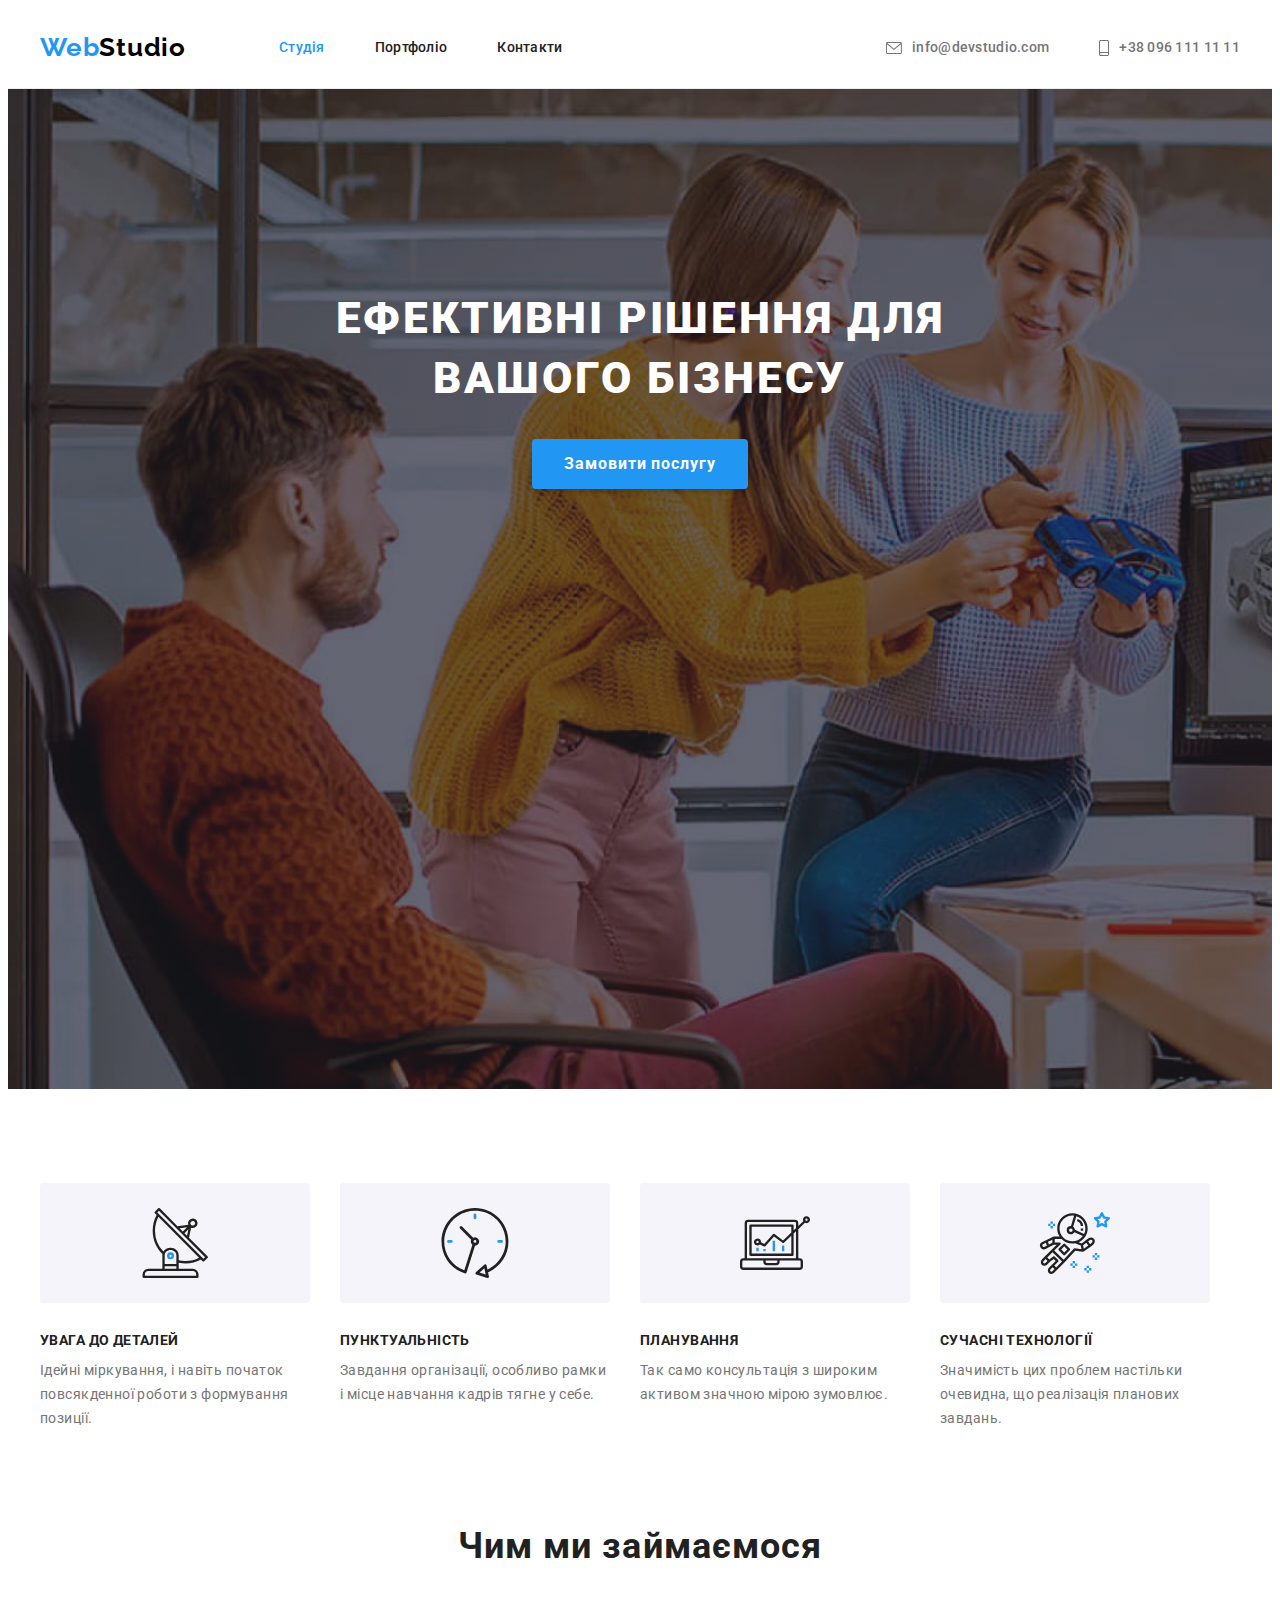
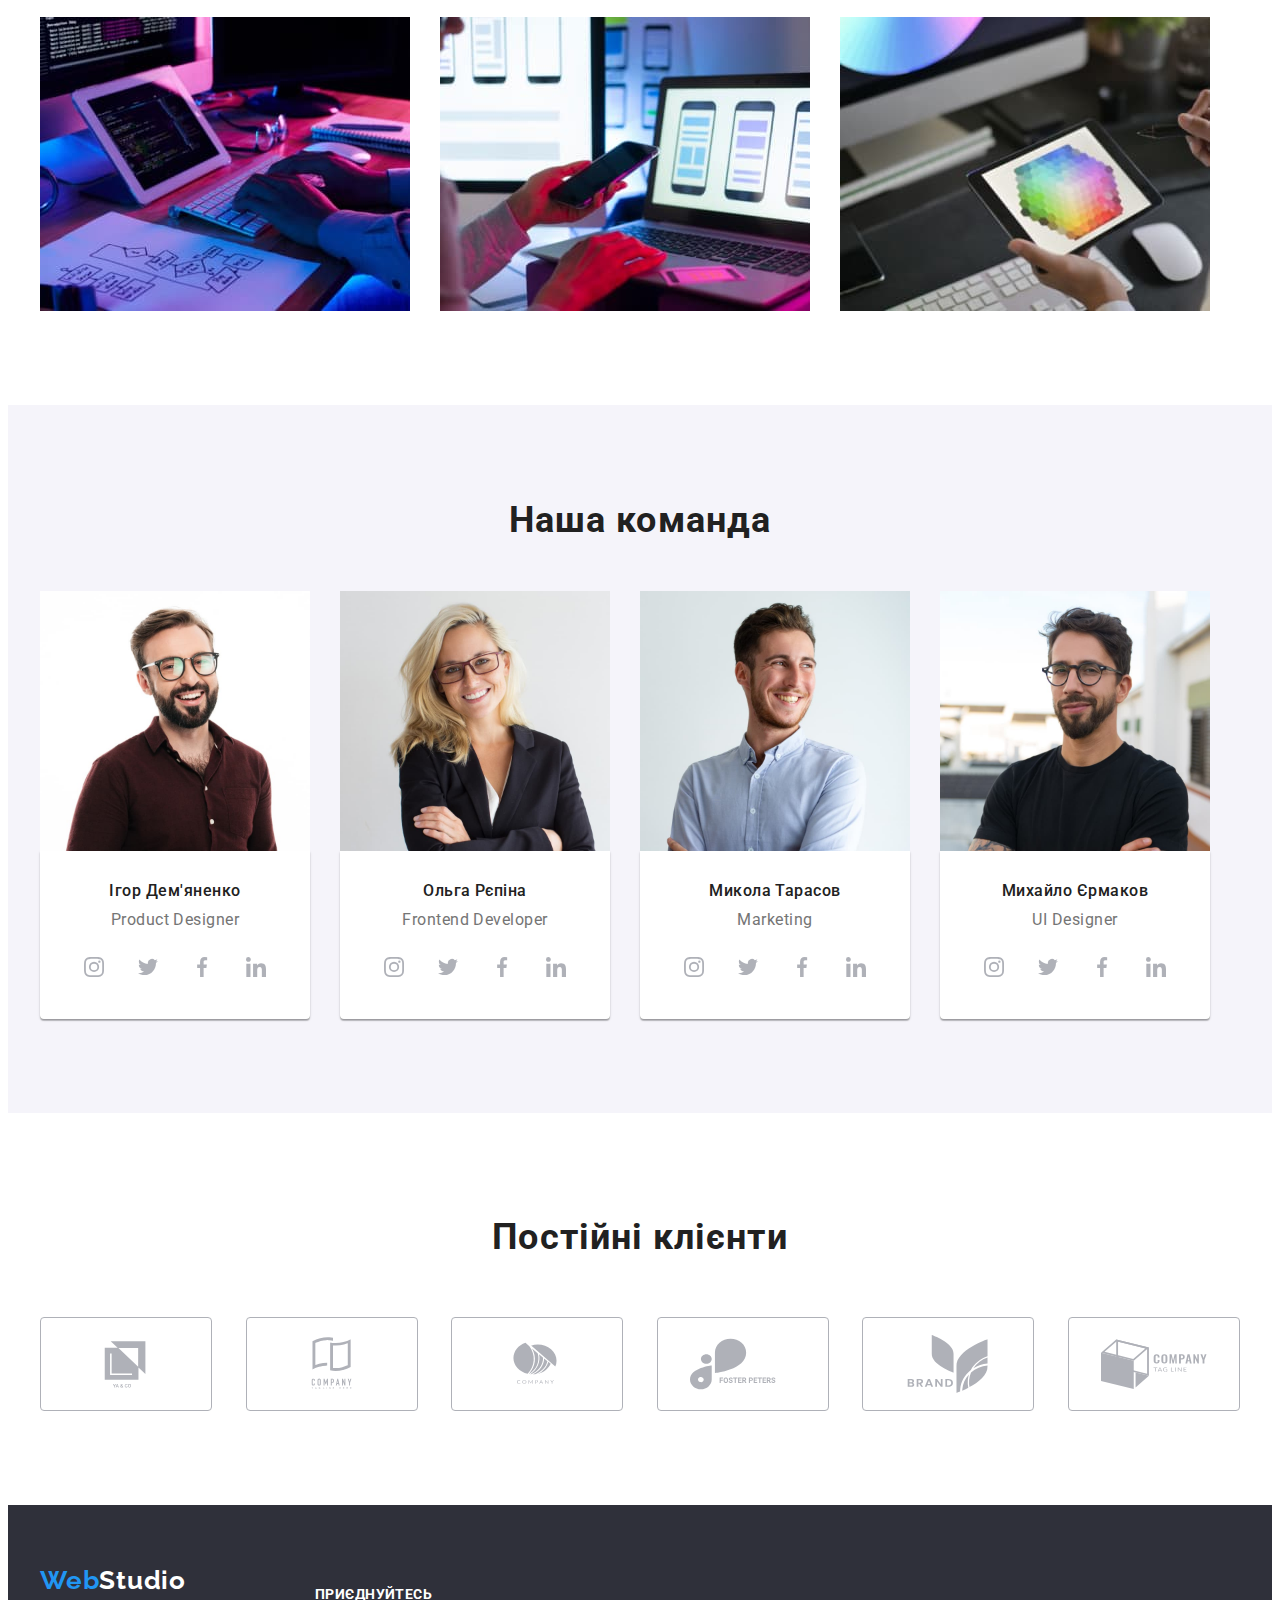
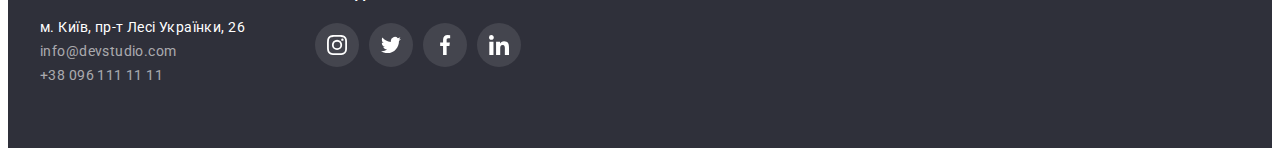
<file: index.html>
<!DOCTYPE html>
<html lang="uk">
  <head>
    <meta charset="UTF-8" />
    <meta http-equiv="X-UA-Compatible" content="IE=edge" />
    <meta name="viewport" content="width=device-width, initial-scale=1.0" />
    <title>Document</title>
    <link rel="preconnect" href="https://fonts.googleapis.com" />
    <link rel="preconnect" href="https://fonts.gstatic.com" crossorigin />
    <link
      href="https://fonts.googleapis.com/css2?family=Raleway:wght@700&family=Roboto:wght@400;500;700;900&display=swap"
      rel="stylesheet"
    />
    <link
      rel="stylesheet"
      href="https://cdnjs.cloudflare.com/ajax/libs/modern-normalize/1.1.0/modern-normalize.min.css"
      integrity="sha512-wpPYUAdjBVSE4KJnH1VR1HeZfpl1ub8YT/NKx4PuQ5NmX2tKuGu6U/JRp5y+Y8XG2tV+wKQpNHVUX03MfMFn9Q=="
      crossorigin="anonymous"
      referrerpolicy="no-referrer"
    />
    <link rel="stylesheet" href="./css/styles.css" />
  </head>
  <body>
    <!-- хедер -->
    <header class="page-header">
      <div class="container">
        <nav class="navigate">
          <a href="./index.html" class="logo"
            ><span class="title-logo">Web</span>Studio</a
          >

          <!-- навігація -->
          <ul class="site-nav">
            <li class="item current">
              <a href="./index.html" class="link">Студія</a>
            </li>
            <li class="item">
              <a href="./portfolio.html" class="link">Портфоліо</a>
            </li>
            <li class="item"><a href="" class="link">Контакти</a></li>
          </ul>
        </nav>

        <!-- контакти -->
        <ul class="site-contacts">
          <li class="item">
            <a href="mailto:info@devstudio.com" class="contact-link link"
              ><svg class="icon-envelope" widht="16" height="12">
                <use href="./images/sprite.svg#icon-envelope"></use></svg
              >info@devstudio.com</a
            >
          </li>

          <li class="item">
            <a href="tel:+380961111111" class="contact-link link"
              ><svg class="icon-tel" widht="10" height="16">
                <use href="./images/sprite.svg#icon-smartphone"></use></svg
              >+38 096 111 11 11</a
            >
          </li>
        </ul>
      </div>
    </header>

    <main>
      <!-- герой -->
      <section class="section-hero section">
        <div class="container">
          <h1 class="hero-title">
            Ефективні рішення для <br />
            вашого бізнесу
          </h1>
          <button type="button" class="button-hero button">
            Замовити послугу
          </button>
        </div>
      </section>

      <!-- блок 1 -->

      <section class="section-features section">
        <div class="container">
          <h2 class="features-title visually-hidden">Особливості</h2>

          <ul class="features-items">
            <li class="item-list">
              <div class="icon-features">
                <svg class="icon-antenna" widht="70" height="70">
                  <use href="./images/sprite.svg#icon-antenna"></use>
                </svg>
              </div>

              <h3 class="title-item-list">УВАГА ДО ДЕТАЛЕЙ</h3>
              <p class="features-items-text">
                Ідейні міркування, і навіть початок повсякденної роботи з
                формування позиції.
              </p>
            </li>

            <li class="item-list">
              <div class="icon-features">
                <svg class="icon-clock" widht="70" height="70">
                  <use href="./images/sprite.svg#icon-clock"></use>
                </svg>
              </div>
              <h3 class="title-item-list">ПУНКТУАЛЬНІСТЬ</h3>
              <p class="features-items-text">
                Завдання організації, особливо рамки і місце навчання кадрів
                тягне у себе.
              </p>
            </li>

            <li class="item-list">
              <div class="icon-features">
                <svg class="icon-diagram" widht="70" height="70">
                  <use href="./images/sprite.svg#icon-diagram"></use>
                </svg>
              </div>
              <h3 class="title-item-list">ПЛАНУВАННЯ</h3>
              <p class="features-items-text">
                Так само консультація з широким активом значною мірою зумовлює.
              </p>
            </li>

            <li class="item-list">
              <div class="icon-features">
                <svg class="icon-astronaut" widht="70" height="70">
                  <use href="./images/sprite.svg#icon-astronaut"></use>
                </svg>
              </div>
              <h3 class="title-item-list">СУЧАСНІ ТЕХНОЛОГІЇ</h3>
              <p class="features-items-text">
                Значимість цих проблем настільки очевидна, що реалізація
                планових завдань.
              </p>
            </li>
          </ul>
        </div>
      </section>

      <!-- блок 2 -->
      <section class="section-work section">
        <div class="container">
          <h2 class="work-title">Чим ми займаємося</h2>

          <ul class="work-list">
            <li class="wokr-lst-item">
              <img
                src="./images/box-1.jpg"
                alt="працюю з кодом"
                width="370"
                height="294"
                class="work-pictures pictures"
              />
            </li>

            <li class="wokr-lst-item">
              <img
                src="./images/box-2.jpg"
                alt="тримаю телефон"
                width="370"
                height="294"
                class="work-pictures pictures"
              />
            </li>

            <li class="wokr-lst-item">
              <img
                src="./images/box-3.jpg"
                alt="вибираю колір"
                width="370"
                height="294"
                class="work-pictures pictures"
              />
            </li>
          </ul>
        </div>
      </section>

      <!-- блок 3 -->
      <section class="section-team section">
        <div class="container">
          <h2 class="team-title">Наша команда</h2>
          <!-- команда -->
          <ul class="team-list">
            <li class="team-list-item">
              <img
                src="./images/igor.jpg"
                alt="Ігор Дем'яненко"
                width="270"
                height="260"
                class="team-pictures pictures"
              />
              <div class="content">
                <h3 class="team-list-name">Ігор Дем'яненко</h3>
                <p class="team-text">Product Designer</p>
                <ul class="team-social-icon-list">
                  <li class="social-icon-item">
                    <a href="" class="linc-icon">
                      <svg class="social-icon" width="20" height="20">
                        <use href="./images/sprite.svg#icon-instagram-1"></use>
                      </svg>
                    </a>
                  </li>

                  <li class="social-icon-item">
                    <a href="" class="linc-icon">
                      <svg class="social-icon" width="20" height="20">
                        <use href="./images/sprite.svg#icon-twitter-1"></use>
                      </svg>
                    </a>
                  </li>

                  <li class="social-icon-item">
                    <a href="" class="linc-icon">
                      <svg class="social-icon" width="20" height="20">
                        <use href="./images/sprite.svg#icon-facebook-1"></use>
                      </svg>
                    </a>
                  </li>

                  <li class="social-icon-item">
                    <a href="" class="linc-icon">
                      <svg class="social-icon" width="20" height="20">
                        <use href="./images/sprite.svg#icon-linkedin-1"></use>
                      </svg>
                    </a>
                  </li>
                </ul>
              </div>
            </li>

            <li class="team-list-item">
              <img
                src="./images/olga.jpg"
                alt="Ольга Рєпіна"
                width="270"
                height="260"
                class="team-pictures pictures"
              />
              <div class="content">
                <h3 class="team-list-name">Ольга Рєпіна</h3>
                <p class="team-text">Frontend Developer</p>
                <ul class="team-social-icon-list">
                  <li class="social-icon-item">
                    <a href="" class="linc-icon">
                      <svg class="social-icon" width="20" height="20">
                        <use href="./images/sprite.svg#icon-instagram-1"></use>
                      </svg>
                    </a>
                  </li>

                  <li class="social-icon-item">
                    <a href="" class="linc-icon">
                      <svg class="social-icon" width="20" height="20">
                        <use href="./images/sprite.svg#icon-twitter-1"></use>
                      </svg>
                    </a>
                  </li>

                  <li class="social-icon-item">
                    <a href="" class="linc-icon">
                      <svg class="social-icon" width="20" height="20">
                        <use href="./images/sprite.svg#icon-facebook-1"></use>
                      </svg>
                    </a>
                  </li>

                  <li class="social-icon-item">
                    <a href="" class="linc-icon">
                      <svg class="social-icon" width="20" height="20">
                        <use href="./images/sprite.svg#icon-linkedin-1"></use>
                      </svg>
                    </a>
                  </li>
                </ul>
              </div>
            </li>

            <li class="team-list-item">
              <img
                src="./images/mykola.jpg"
                alt="Микола Тарасов"
                width="270"
                height="260"
                class="team-pictures pictures"
              />
              <div class="content">
                <h3 class="team-list-name">Микола Тарасов</h3>
                <p class="team-text">Marketing</p>
                <ul class="team-social-icon-list">
                  <li class="social-icon-item">
                    <a href="" class="linc-icon">
                      <svg class="social-icon" width="20" height="20">
                        <use href="./images/sprite.svg#icon-instagram-1"></use>
                      </svg>
                    </a>
                  </li>

                  <li class="social-icon-item">
                    <a href="" class="linc-icon">
                      <svg class="social-icon" width="20" height="20">
                        <use href="./images/sprite.svg#icon-twitter-1"></use>
                      </svg>
                    </a>
                  </li>

                  <li class="social-icon-item">
                    <a href="" class="linc-icon">
                      <svg class="social-icon" width="20" height="20">
                        <use href="./images/sprite.svg#icon-facebook-1"></use>
                      </svg>
                    </a>
                  </li>

                  <li class="social-icon-item">
                    <a href="" class="linc-icon">
                      <svg class="social-icon" width="20" height="20">
                        <use href="./images/sprite.svg#icon-linkedin-1"></use>
                      </svg>
                    </a>
                  </li>
                </ul>
              </div>
            </li>

            <li class="team-list-item">
              <img
                src="./images/mykhailo.jpg"
                alt="Михайло Єрмаков"
                width="270"
                height="260"
                class="team-pictures pictures"
              />
              <div class="content">
                <h3 class="team-list-name">Михайло Єрмаков</h3>
                <p class="team-text">UI Designer</p>
                <ul class="team-social-icon-list">
                  <li class="social-icon-item">
                    <a href="" class="linc-icon">
                      <svg class="social-icon" width="20" height="20">
                        <use href="./images/sprite.svg#icon-instagram-1"></use>
                      </svg>
                    </a>
                  </li>

                  <li class="social-icon-item">
                    <a href="" class="linc-icon">
                      <svg class="social-icon" width="20" height="20">
                        <use href="./images/sprite.svg#icon-twitter-1"></use>
                      </svg>
                    </a>
                  </li>

                  <li class="social-icon-item">
                    <a href="" class="linc-icon">
                      <svg class="social-icon" width="20" height="20">
                        <use href="./images/sprite.svg#icon-facebook-1"></use>
                      </svg>
                    </a>
                  </li>

                  <li class="social-icon-item">
                    <a href="" class="linc-icon">
                      <svg class="social-icon" width="20" height="20">
                        <use href="./images/sprite.svg#icon-linkedin-1"></use>
                      </svg>
                    </a>
                  </li>
                </ul>
              </div>
            </li>
          </ul>
        </div>
      </section>
    </main>

    <!-- ПОСТІЙНІ КЛІЄНТИ -->

    <section class="section-clients section">
      <div class="container">
        <h2 class="clients-title">Постійні клієнти</h2>
        <ul class="clients-list">
          <li class="client-item">
            <a href="" class="client-linc-icon">
              <svg class="client-icon" width="106" height="60">
                <use href="./images/sprite.svg#icon-logo1"></use>
              </svg>
            </a>
          </li>

          <li class="client-item">
            <a href="" class="client-linc-icon">
              <svg class="client-icon" width="106" height="60">
                <use href="./images/sprite.svg#icon-logo-2"></use>
              </svg>
            </a>
          </li>

          <li class="client-item">
            <a href="" class="client-linc-icon">
              <svg class="client-icon" width="106" height="60">
                <use href="./images/sprite.svg#icon-client-logo-3"></use>
              </svg>
            </a>
          </li>

          <li class="client-item">
            <a href="" class="client-linc-icon">
              <svg class="client-icon" width="106" height="60">
                <use href="./images/sprite.svg#icon-logo-4"></use>
              </svg>
            </a>
          </li>

          <li class="client-item">
            <a href="" class="client-linc-icon">
              <svg class="client-icon" width="106" height="60">
                <use href="./images/sprite.svg#icon-logo-5"></use>
              </svg>
            </a>
          </li>

          <li class="client-item">
            <a href="" class="client-linc-icon">
              <svg class="client-icon" width="106" height="60">
                <use href="./images/sprite.svg#icon-logo-6"></use>
              </svg>
            </a>
          </li>
        </ul>
      </div>
    </section>

    
    <!-- футер -->
    <footer class="footer-items">
      <div class="container">
        <div class="address-container">
          <a href="./index.html" class="logo logo-footer"
            ><span class="title-logo">Web</span>Studio
          </a>
  
          <!-- адреса -->
          <address class="address-items">
            <div class="address-container">
              <ul class="address-list">
                <li class="address-place">
                  <a
                    href="https://www.google.com/maps/place/%D0%B1%D1%83%D0%BB%D1%8C%D0%B2%D0%B0%D1%80+%D0%9B%D0%B5%D1%81%D1%96+%D0%A3%D0%BA%D1%80%D0%B0%D1%97%D0%BD%D0%BA%D0%B8,+26,+%D0%9A%D0%B8%D1%97%D0%B2,+02000/@50.4267703,30.537616,18z/data=!4m5!3m4!1s0x40d4cf0e033ecbe9:0x57a4dffefec77da0!8m2!3d50.4265807!4d30.5383859"
                    target="_blank"
                    rel="noopener noreferrer"
                    class="link"
                    ><span class="place-tex"
                      >м. Київ, пр-т Лесі Українки, 26</span
                    >
                  </a>
                </li>
                <li class="address-contacts">
                  <a href="mailto:info@devstudio.com" class="link"
                    >info@devstudio.com</a
                  >
                </li>
                <li class="address-contacts">
                  <a href="tel:+380961111111" class="link">+38 096 111 11 11</a>
                </li>
              </ul>
            </div>
        </div>

          <div class="social-container">
            <h2 class="footer-social-title">Приєднуйтесь</h2>
            <ul class="footer-social-icon-list">
              <li class="social-icon-item">
                <a href="" class="linc-icon bot">
                  <svg class="social-icon join" width="20" height="20">
                    <use href="./images/sprite.svg#icon-instagram-1"></use>
                  </svg>
                </a>
              </li>

              <li class="social-icon-item">
                <a href="" class="linc-icon bot">
                  <svg class="social-icon join" width="20" height="20">
                    <use href="./images/sprite.svg#icon-twitter-1"></use>
                  </svg>
                </a>
              </li>

              <li class="social-icon-item">
                <a href="" class="linc-icon bot">
                  <svg class="social-icon join" width="20" height="20">
                    <use href="./images/sprite.svg#icon-facebook-1"></use>
                  </svg>
                </a>
              </li>

              <li class="social-icon-item">
                <a href="" class="linc-icon bot">
                  <svg class="social-icon join" width="20" height="20">
                    <use href="./images/sprite.svg#icon-linkedin-1"></use>
                  </svg>
                </a>
              </li>
            </ul>
          </div>
        </address>
      </div>
    </footer>
  </body>
</html>
</file>
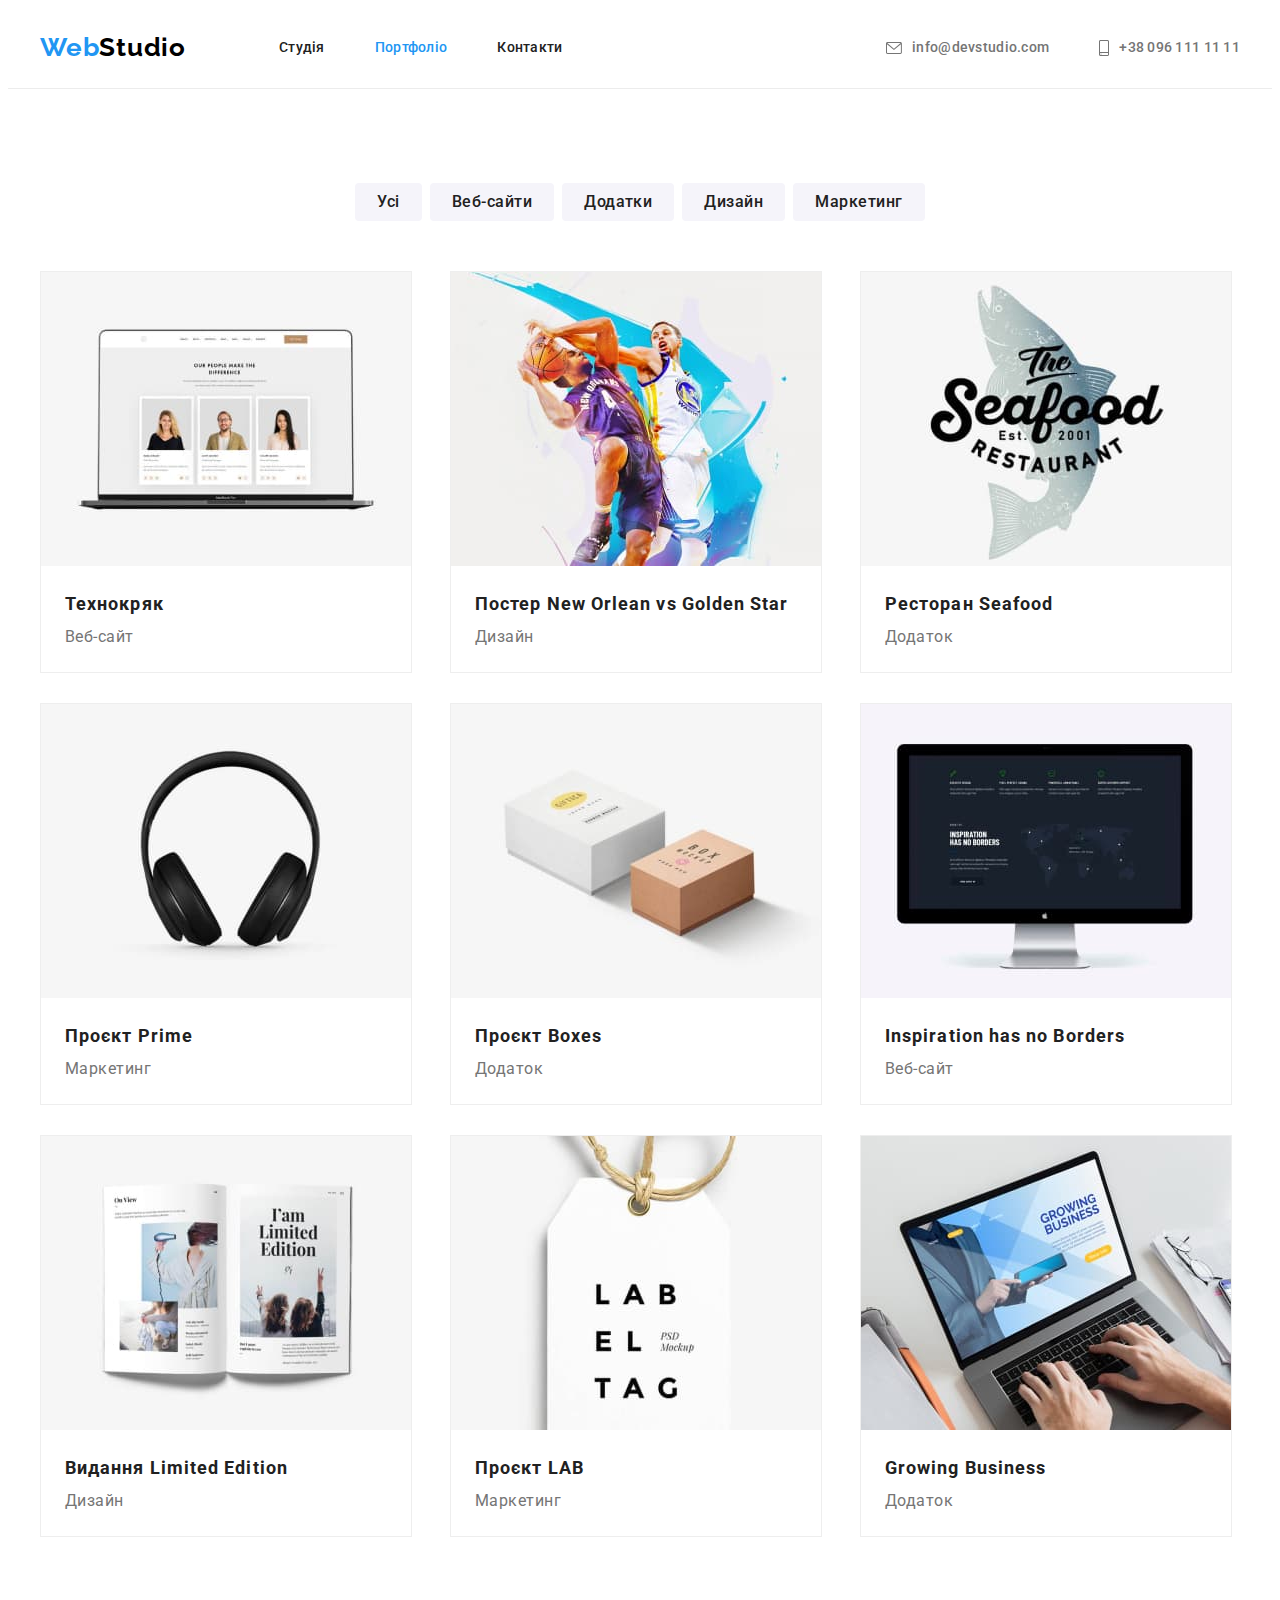
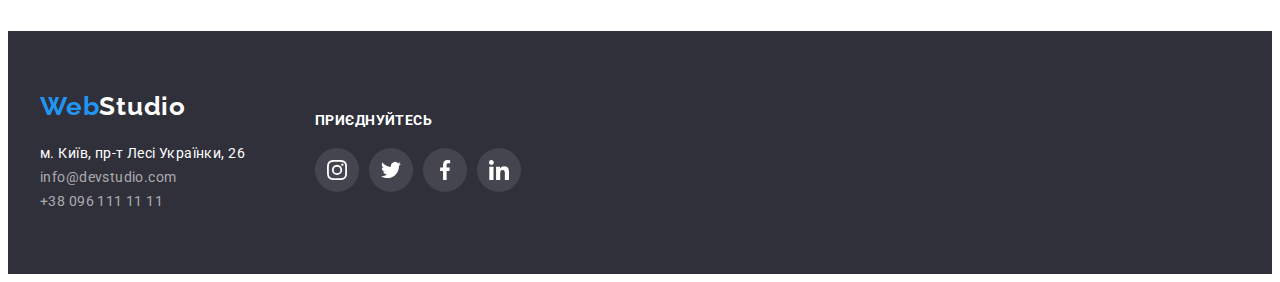
<file: portfolio.html>
<!DOCTYPE html>
<html lang="uk">
  <head>
    <meta charset="UTF-8" />
    <meta http-equiv="X-UA-Compatible" content="IE=edge" />
    <meta name="viewport" content="width=device-width, initial-scale=1.0" />
    <title>Document</title>
    <link rel="preconnect" href="https://fonts.googleapis.com" />
    <link rel="preconnect" href="https://fonts.gstatic.com" crossorigin />
    <link
      href="https://fonts.googleapis.com/css2?family=Raleway:wght@700&family=Roboto:wght@400;500;700;900&display=swap"
      rel="stylesheet"
    />
    <link
      rel="stylesheet"
      href="https://cdnjs.cloudflare.com/ajax/libs/modern-normalize/1.1.0/modern-normalize.min.css"
      integrity="sha512-wpPYUAdjBVSE4KJnH1VR1HeZfpl1ub8YT/NKx4PuQ5NmX2tKuGu6U/JRp5y+Y8XG2tV+wKQpNHVUX03MfMFn9Q=="
      crossorigin="anonymous"
      referrerpolicy="no-referrer"
    />
    <link rel="stylesheet" href="./css/styles.css" />
  </head>
  <body>
    <!-- хедер -->
    <header class="page-header">
      <div class="container">
        <nav class="navigate">
          <a href="./index.html" class="logo"
            ><span class="title-logo">Web</span>Studio</a
          >

          <!-- навігація -->
          <ul class="site-nav">
            <li class="item">
              <a href="./index.html" class="link">Студія</a>
            </li>
            <li class="item current">
              <a href="./portfolio.html" class="link">Портфоліо</a>
            </li>
            <li class="item"><a href="" class="link">Контакти</a></li>
          </ul>
        </nav>

        <!-- контакти -->
        <ul class="site-contacts">
          <li class="item">
            <a href="mailto:info@devstudio.com" class="contact-link link"
              ><svg class="icon-envelope" widht="16" height="12">
                <use href="./images/sprite.svg#icon-envelope"></use></svg
              >info@devstudio.com</a
            >
          </li>

          <li class="item">
            <a href="tel:+380961111111" class="contact-link link"
              ><svg class="icon-tel" widht="10" height="16">
                <use href="./images/sprite.svg#icon-smartphone"></use></svg
              >+38 096 111 11 11</a
            >
          </li>
        </ul>
      </div>
    </header>

    <main>

      <!-- Портфоліо -->

      <section class="portfolio-section section">
        <div class="container">
          <h1 class="portfolio-title visually-hidden">Портфоліо</h1>

          <ul class="portfolio-nav">
            <li class="item">
              <button type="button" class="button-portfolio button">Усі</button>
            </li>
            <li class="item">
              <button type="button" class="button-portfolio button">
                Веб-сайти
              </button>
            </li>
            <li class="item">
              <button type="button" class="button-portfolio button">
                Додатки
              </button>
            </li>
            <li class="item">
              <button type="button" class="button-portfolio button">
                Дизайн
              </button>
            </li>
            <li class="item">
              <button type="button" class="button-portfolio button">
                Маркетинг
              </button>
            </li>
          </ul>

          <ul class="gallery-list">
            <li class="gallery-list-item">
             <a href="" class="gallery-icon link">
                <img
                  src="./images/2-1.jpg"
                  alt="Веб-сайт"
                  width="370"
                  height="294"
                />
                <div class="content">
                  <h3 class="gallery-list-title">Технокряк</h3>
                  <p class="gallery-tex">Веб-сайт</p>
                </div>
             </a>
            </li>

            <li class="gallery-list-item">
              <a href="" class="gallery-icon link">
                <img
                  src="./images/2-2.jpg"
                  alt="гра в баскетбол"
                  width="370"
                  height="294"
                />
                <div class="content">
                  <h3 class="gallery-list-title">
                    Постер New Orlean vs Golden Star
                  </h3>
                  <p class="gallery-tex">Дизайн</p>
                </div>
              </a>
            </li>

            <li class="gallery-list-item">
              <a href="" class="gallery-icon link">
                <img
                  src="./images/2-3.jpg"
                  alt="логотип ресторану"
                  width="370"
                  height="294"
                />
                <div class="content">
                  <h3 class="gallery-list-title">Ресторан Seafood</h3>
                  <p class="gallery-tex">Додаток</p>
                </div>
              </a>
            </li>

            <li class="gallery-list-item">
              <a href="" class="gallery-icon link">
                <img
                  src="./images/2-4.jpg"
                  alt="навушники"
                  width="370"
                  height="294"
                />
                <div class="content">
                  <h3 class="gallery-list-title">Проєкт Prime</h3>
                  <p class="gallery-tex">Маркетинг</p>
                </div>
              </a>
            </li>

            <li class="gallery-list-item">
              <a href="" class="gallery-icon link">
                <img
                  src="./images/2-5.jpg"
                  alt="навушники"
                  width="370"
                  height="294"
                />
                <div class="content">
                  <h3 class="gallery-list-title">Проєкт Boxes</h3>
                  <p class="gallery-tex">Додаток</p>
                </div>
              </a>
            </li>

            <li class="gallery-list-item">
              <a href="" class="gallery-icon link">
                <img
                  src="./images/2-6.jpg"
                  alt="монітор"
                  width="370"
                  height="294"
                />
                <div class="content">
                  <h3 class="gallery-list-title">Inspiration has no Borders</h3>
                  <p class="gallery-tex">Веб-сайт</p>
                </div>
              </a>
            </li>

            <li class="gallery-list-item">
              <a href="" class="gallery-icon link">
                <img
                  src="./images/2-7.jpg"
                  alt="книга"
                  width="370"
                  height="294"
                />
                <div class="content">
                  <h3 class="gallery-list-title">Видання Limited Edition</h3>
                  <p class="gallery-tex">Дизайн</p>
                </div>
              </a>
            </li>

            <li class="gallery-list-item">
              <a href="" class="gallery-icon link">
                <img
                  src="./images/2-8.jpg"
                  alt="етикетка"
                  width="370"
                  height="294"
                />
                <div class="content">
                  <h3 class="gallery-list-title">Проєкт LAB</h3>
                  <p class="gallery-tex">Маркетинг</p>
                </div>
              </a>
            </li>

            <li class="gallery-list-item">
              <a href="" class="gallery-icon link">
                <img
                  src="./images/2-9.jpg"
                  alt="нетбук"
                  width="370"
                  height="294"
                />
                <div class="content">
                  <h3 class="gallery-list-title">Growing Business</h3>
                  <p class="gallery-tex">Додаток</p>
                </div>
              </a>
            </li>
          </ul>
        </div>
      </section>
    </main>


    <!-- футер -->


    <footer class="footer-items">
      <div class="container">
        <div class="address-container">
          <a href="./index.html" class="logo logo-footer"
            ><span class="title-logo">Web</span>Studio
          </a>
  
          <!-- адреса -->
          <address class="address-items">
            <div class="address-container">
              <ul class="address-list">
                <li class="address-place">
                  <a
                    href="https://www.google.com/maps/place/%D0%B1%D1%83%D0%BB%D1%8C%D0%B2%D0%B0%D1%80+%D0%9B%D0%B5%D1%81%D1%96+%D0%A3%D0%BA%D1%80%D0%B0%D1%97%D0%BD%D0%BA%D0%B8,+26,+%D0%9A%D0%B8%D1%97%D0%B2,+02000/@50.4267703,30.537616,18z/data=!4m5!3m4!1s0x40d4cf0e033ecbe9:0x57a4dffefec77da0!8m2!3d50.4265807!4d30.5383859"
                    target="_blank"
                    rel="noopener noreferrer"
                    class="link"
                    ><span class="place-tex"
                      >м. Київ, пр-т Лесі Українки, 26</span
                    >
                  </a>
                </li>
                <li class="address-contacts">
                  <a href="mailto:info@devstudio.com" class="link"
                    >info@devstudio.com</a
                  >
                </li>
                <li class="address-contacts">
                  <a href="tel:+380961111111" class="link">+38 096 111 11 11</a>
                </li>
              </ul>
            </div>
        </div>

          <div class="social-container">
            <h2 class="footer-social-title">Приєднуйтесь</h2>
            <ul class="footer-social-icon-list">
              <li class="social-icon-item">
                <a href="" class="linc-icon bot">
                  <svg class="social-icon join" width="20" height="20">
                    <use href="./images/sprite.svg#icon-instagram-1"></use>
                  </svg>
                </a>
              </li>

              <li class="social-icon-item">
                <a href="" class="linc-icon bot">
                  <svg class="social-icon join" width="20" height="20">
                    <use href="./images/sprite.svg#icon-twitter-1"></use>
                  </svg>
                </a>
              </li>

              <li class="social-icon-item">
                <a href="" class="linc-icon bot">
                  <svg class="social-icon join" width="20" height="20">
                    <use href="./images/sprite.svg#icon-facebook-1"></use>
                  </svg>
                </a>
              </li>

              <li class="social-icon-item">
                <a href="" class="linc-icon bot">
                  <svg class="social-icon join" width="20" height="20">
                    <use href="./images/sprite.svg#icon-linkedin-1"></use>
                  </svg>
                </a>
              </li>
            </ul>
          </div>
        </address>
      </div>
    </footer>
  </body>
</html>
</file>
<file: css/styles.css>
:root {
  --primari-tex-color: #212121;
  --title-text-color: #212121;
  --accent-color: #2196f3;
  --accent-button-color: #2196f3;
  --button-text-color: #ffffff;
  --primari-bcg-color: #f5f5f5;
  --paragraph-tex: #757575;
}

body {
  font-family: "Roboto", sans-serif;
  color: var(--primari-tex-color);
  background-color: #ffffff;
}

/* НАВІГАЦІЯ */

.logo {
  padding-top: 24px;
  padding-bottom: 25px;

  text-decoration: none;
  font-family: "Raleway", sans-serif;
  font-weight: 700;
  font-size: 26px;
  line-height: 1.19;

  letter-spacing: 0.03em;
  color: #000000;
}

.title-logo {
  color: #2196f3;
}

/* Футер лого */

footer .logo {
  color: #ffffff;
}

.section {
  padding-top: 94px;
  padding-bottom: 94px;
  /* outline: 2px solid tomato; */
  max-width: 1600px;
}

h1,
h2,
h3,
h4,
h5,
h6,
p,
ul {
  margin-top: 0;
  margin-bottom: 0;
}

/*------------- ХЕДЕР -------------*/

.container {
  display: block;
  margin-left: auto;
  margin-right: auto;
  padding-left: 15px;
  padding-right: 15px;
  width: 1200px;
  /* outline: 3px solid red; */
}

.navigate {
  display: flex;
}

.page-header {
  max-width: 1600px;

  border-bottom: 1px solid #ececec;
}

.page-header .container {
  display: flex;
  align-items: center;
}

.site-nav {
  display: flex;
  align-items: center;
  margin-left: 93px;
  padding-left: 0;

  font-weight: 500;
  font-size: 14px;
  line-height: 1.14;
  letter-spacing: 0.02em;

  color: #212121;
}

/* .site-nav .item {
  margin-right: 50px;
  }

.site-nav .item:last-child {
  margin-right: 0;
} */

/* .site-nav .item + .item {
  margin-left: 50px;
} */

.site-nav .item {
  padding-top: 32px;
  padding-bottom: 32px;
}

.site-nav .item:not(:last-child) {
  margin-right: 50px;
}

a {
  font-family: inherit;
}

a.link {
  color: var(--primari-tex-color);
}

.link {
  text-decoration: none;
  display: block;
}

.address-items .link {
  display: flex;
  text-decoration: none;
}

.site-contacts {
  display: flex;
  align-items: center;

  margin-left: auto;
  padding-left: 0;
}

.site-contacts .item {
  display: inline-flex;
  padding-top: 32px;
  padding-bottom: 32px;
}

.site-contacts .item + .item {
  margin-left: 50px;
}

.site-contacts .link {
  font-weight: 500;
  font-size: 14px;
  line-height: 1.14;
  letter-spacing: 0.02em;

  color: #757575;
}

.current .link {
  color: var(--accent-color);
}

ul {
  list-style: none;
  font-style: normal;
}

.link:hover,
.link:focus {
  color: var(--accent-color);
}

img {
  display: block;
}

.icon-contact {
  display: flex;
}

.contact-link {
  display: flex;
  align-items: center;
  fill: #757575;
}

.icon-envelope {
  width: 16px;
  height: 12px;
  margin-right: 10px;
  fill: inherit;
}

.contact-link.link:hover,
.contact-link.link:focus {
  fill: var(--accent-color);
}

.icon-tel {
  display: flex;

  width: 10px;
  height: 16px;
  margin-right: 10px;

  fill: inherit;
}

/*------------- ГЕРОЙ -------------*/

.section-hero.section {
  max-width: 1600px;
  height: 600px;
  padding-top: 200px;
  padding-bottom: 200px;

  background-image: linear-gradient(
      to right,
      rgba(47, 48, 58, 0.4),
      rgba(47, 48, 58, 0.4)
    ),
    url(../images/hero.jpg);
  background-size: cover;
  background-repeat: no-repeat;
  background-color: #c4c4c4;
}

.section-hero {
  background-color: #2f303a;
  text-align: center;
}

.hero-title {
  text-align: center;

  font-weight: 900;
  font-size: 44px;
  line-height: 1.36;

  letter-spacing: 0.06em;
  text-transform: uppercase;

  color: #ffffff;
  margin-bottom: 30px;
}

/*------------- КНОПКИ -------------*/

button {
  display: inline-block;
  font-family: inherit;
  cursor: pointer;
  text-align: center;
}

.button {
  background: #f5f4fa;
  border-radius: 4px;
  padding: 6px 22px;
}

.button-hero {
  border: none;
  font-weight: 700;
  font-size: 16px;
  line-height: 1.88;

  min-width: 216px;
  padding: 10px 32px;

  letter-spacing: 0.06em;

  background: #2196f3;
  box-shadow: 0px 4px 4px rgba(0, 0, 0, 0.15);
  border-radius: 4px;
  color: var(--button-text-color);
}

.button:hover,
.button:focus {
  /* padding: 6px 25px; */
  color: #ffffff;
  background-color: var(--accent-color);

  box-shadow: 0px 3px 1px rgba(0, 0, 0, 0.1), 0px 1px 2px rgba(0, 0, 0, 0.08),
    0px 2px 2px rgba(0, 0, 0, 0.12);
  border-radius: 4px;
}

.button-hero:active {
  background: #188ce8;
  box-shadow: 0px 4px 4px rgba(0, 0, 0, 0.15);
  border-radius: 4px;
}

/*------------- БЛОК 1 -------------*/

/* .section-features {} */

.features-title {
  color: var(--primari-bcg-color);
}

.features-items {
  display: flex;
  padding-left: 0;
}

.features-items .item-list:not(:last-child) {
  margin-right: 30px;
}

.features-items .item-list {
  max-width: 270px;
}

/* .item-list {} */

/* .item-list::before {
  display: block;
  content: "";
  height: 120px;

  background: #f5f4fa;
  border-radius: 4px;

  margin-bottom: 30px;

  background-size: contain;
  background-repeat: no-repeat;
  background-position: center;
} */

.title-item-list {
  font-weight: 700;
  font-size: 14px;
  line-height: 1.14;
  letter-spacing: 0.03em;
  text-transform: uppercase;

  color: var(--primari-tex-color);

  margin-bottom: 10px;
}

.icon-features {
  display: flex;
  align-items: center;
  width: 270px;
  height: 120px;

  background: #f5f4fa;
  border-radius: 4px;

  margin-bottom: 30px;
}

.features-items-text {
  font-size: 14px;
  line-height: 1.71;

  letter-spacing: 0.03em;

  color: var(--paragraph-tex);
}

/*------------- БЛОК 2 -------------*/

.section-work {
  padding-top: 0;
}

.work-title {
  font-weight: 700;
  font-size: 36px;
  line-height: 1.17;
  text-align: center;
  letter-spacing: 0.03em;

  color: var(--primari-tex-color);

  margin-bottom: 50px;
}

.work-list {
  padding: 0;
  display: flex;
  flex-wrap: wrap;
}

.wokr-lst-item {
  display: flex;
  margin-right: 30px;
}

.wokr-lst-item:nth-child(3n) {
  margin-right: 0;
}

/* .work-pictures {} */

/*------------- БЛОК 3 -------------*/

.section-team {
  background-color: #f5f4fa;
}

.team-title {
  font-weight: 700;
  font-size: 36px;
  line-height: 1.17;
  text-align: center;
  letter-spacing: 0.03em;

  color: var(--primari-tex-color);

  margin-bottom: 50px;
}

.team-list {
  padding: 0;
  display: flex;
  text-align: center;
}

.team-list .content {
  padding-top: 30px;
  padding-bottom: 30px;

  box-shadow: 0px 1px 3px rgba(0, 0, 0, 0.12), 0px 1px 1px rgba(0, 0, 0, 0.14),
    0px 2px 1px rgba(0, 0, 0, 0.2);
  border-radius: 0px 0px 4px 4px;
}

.team-list-item {
  background-color: #ffffff;
  margin-right: 30px;
}

.team-list-item:nth-child(4n) {
  margin-right: 0;
}

/* .team-pictures { } */

.team-list-name {
  font-weight: 500;
  font-size: 16px;
  line-height: 1.19;

  letter-spacing: 0.03em;

  color: var(--primari-tex-color);

  margin-bottom: 10px;
}

.team-text {
  font-size: 16px;
  line-height: 1.19;

  letter-spacing: 0.03em;

  color: var(--paragraph-tex);

  margin-bottom: 16px;
}

/*------------- PAGES 2 PORTFOLIO -------------*/

/* .portfolio-section {} */

.portfolio-title {
  color: var(--primari-bcg-color);
}

.portfolio-nav {
  display: flex;
  justify-content: center;

  padding-left: 0;
  margin-bottom: 50px;
}

.portfolio-nav .item {
  margin-right: 8px;
}

.portfolio-nav .item:nth-child(5n) {
  margin-right: 0;
}

/*------------- Кнопки Навігації PORTFOLIO -------------*/

.button-portfolio {
  background: #f5f4fa;
  border-radius: 4px;
  border: none;
  font-weight: 500;
  font-size: 16px;
  line-height: 1.62;

  text-align: center;
  letter-spacing: 0.03em;

  color: #212121;
}

/*------------- ГАЛЕРЕЯ -------------*/

/* .gallery-section {} */

.gallery-title {
  color: var(--primari-bcg-color);
}

.gallery-list {
  display: flex;
  flex-wrap: wrap;

  padding-left: 0;
}

.gallery-list-item .content {
  padding: 20px 24px;
}

.gallery-icon {
  display: inline-block;
  border: 1px solid #eeeeee;
}

/* Фіксований розмір */

/* .gallery-list-item {
  width: 370px;

  margin-right: 30px;
  margin-bottom: 30px;

  border: 1px solid #eeeeee;
} */

/* Адаптивний розмір */

.gallery-list-item {
  width: calc((100% - 60px) / 3);
  margin-right: 30px;
  margin-bottom: 30px;
}

.gallery-list-item:nth-child(3n) {
  margin-right: 0;
}

.gallery-list-item:nth-last-child(-n + 3) {
  margin-bottom: 0;
}

.gallery-icon:hover,
.gallery-icon:focus {
  box-shadow: 0px 1px 1px rgba(0, 0, 0, 0.12), 0px 4px 4px rgba(0, 0, 0, 0.06),
    1px 4px 6px rgba(0, 0, 0, 0.16);
}

.gallery-list-title {
  font-weight: 700;
  font-size: 18px;
  line-height: 2;

  letter-spacing: 0.06em;

  color: var(--primari-tex-color);
}

.gallery-tex {
  font-size: 16px;
  line-height: 1.88;

  letter-spacing: 0.03em;

  color: var(--paragraph-tex);
}
/*------------- ПОСТІЙНІ КЛІЄНТИ -------------*/

.section-clients {
  max-width: 1600px;
}

.clients-title {
  font-weight: 700;
  font-size: 36px;
  line-height: 1.67;
  text-align: center;
  letter-spacing: 0.03em;

  color: var(--title-text-color);

  margin-bottom: 50px;
}

.clients-list {
  display: flex;
  align-items: center;
  justify-content: space-between;
  padding: 0;
  fill: #afb1b8;
}

/*=========== ПОСИЛАННЯ НА ПОСТІЙНИХ КЛІЄНТІВ ===========*/

.client-linc-icon {
  display: flex;
  justify-content: center;
  align-items: center;
  width: 170px;
  height: 92px;

  border: 1px solid #afb1b8;
  border-radius: 4px;

  fill: #afb1b8;
}

.client-linc-icon:hover,
.client-linc-icon:focus {
  border: 1px solid var(--accent-color);
  border-radius: 4px;
}

.client-linc-icon:focus,
.client-linc-icon:hover {
  fill: var(--accent-color);
}
/*------------- FOOTER -------------*/

address {
  display: block;
}

.footer-items {
  padding-top: 60px;
  padding-bottom: 60px;

  max-width: 1600px;
  background-color: #2f303a;
}

.footer-items .container {
  display: flex;
  align-content: center;
  align-items: center;
}

.address-items {
  display: flex;
  margin-right: auto;
}

.address-list {
  display: inline-block;
  padding-left: 0;
}

/* .address-place {} */

.place-tex {
  font-size: 14px;
  line-height: 1.71;

  letter-spacing: 0.03em;

  color: #ffffff;
}

.address-contacts .link {
  font-size: 14px;
  line-height: 1.71;

  letter-spacing: 0.03em;

  color: rgba(255, 255, 255, 0.6);
}

.address-list .link:hover,
.address-list .link:focus {
  color: var(--accent-color);
}

.link .place-tex:hover,
.link .place-tex:focus {
  color: var(--accent-color);
}

.visually-hidden {
  position: absolute;
  white-space: nowrap;
  width: 1px;
  height: 1px;
  overflow: hidden;
  border: 0;
  padding: 0;
  clip: rect(0 0 0 0);
  clip-path: inset(50%);
  margin: -1px;
}

.logo-footer {
  display: flex;
  margin-bottom: 20px;

  padding: 0;
  margin-right: auto;
}

.address-place .link {
  margin-right: auto;
}

.address-container {
  display: flex;
  flex-direction: column;
}

.join-title {
  font-weight: 700;
  font-size: 14px;
  line-height: 1.42;
  letter-spacing: 0.03em;
  text-transform: uppercase;

  color: #ffffff;
}

.footer-icon-join {
  display: flex;
}

.linc-icon {
  display: flex;
  align-items: center;
  justify-content: center;

  width: 44px;
  height: 44px;
  border-radius: 50%;

  fill: #afb1b8;
}

.social-icon-item {
  margin-right: 10px;
}

.social-icon-item:last-child {
  margin-right: 0;
}

.linc-icon.bot {
  background: rgba(255, 255, 255, 0.1);
}

.social-icon {
  fill: inherit;
}

.social-icon.join {
  fill: #ffffff;
}

.linc-icon:hover,
.linc-icon:focus {
  background-color: var(--accent-color);
  fill: #ffffff;
}

.team-social-icon-list {
  display: flex;
  justify-content: space-between;

  margin-right: 32px;
  margin-left: 32px;
  padding: 0;
}

.social-container {
  display: flex;
  flex-direction: column;
  margin-left: 70px;
}

.footer-social-icon-list {
  display: flex;
  padding: 0;
}

.footer-social-title {
  font-weight: 700;
  font-size: 14px;
  line-height: 1.14;
  letter-spacing: 0.03em;
  text-transform: uppercase;

  color: #ffffff;

  margin-bottom: 20px;
}
</file>
